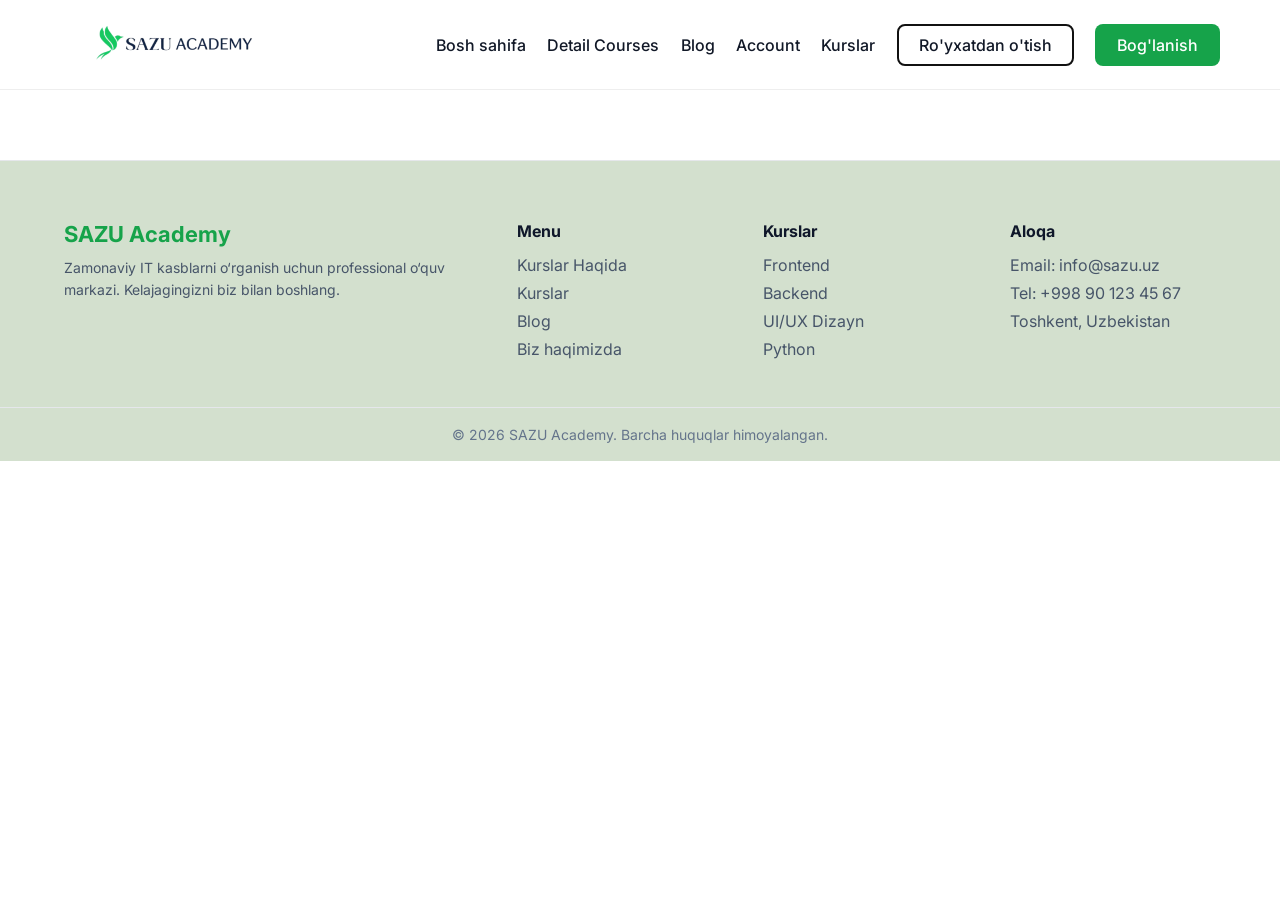
<file: pages/blog.html>
<!DOCTYPE html>
<html lang="en">
<head>
<meta charset="UTF-8">
<meta name="viewport" content="width=device-width, initial-scale=1.0">
<title>Sazu Academy</title>
<link rel="stylesheet" href="/sass/main.css">
<link href="https://fonts.googleapis.com/css2?family=Inter:wght@400;500;600;700;800&display=swap" rel="stylesheet">
<link href="https://fonts.googleapis.com/css2?family=Amatic+SC:wght@700&display=swap" rel="stylesheet">
</head>
<body>

<header class="header">
  <div class="container">

    <!-- LOGO -->
    <a href="/index.html" class="logo">
      <img src="/images/logos/sazu.png" alt="Sazu Academy Logo">
    </a>

    <!-- NAVIGATION -->
    <nav class="nav">

      <a href="/index.html">Bosh sahifa</a>
      <a href="/pages/detail.html">Detail Courses</a>
      <a href="/pages/blog.html">Blog</a>
      <a href="/pages/accaunt.html">Account</a>
      <a href="#">Kurslar</a>

      <a href="#" class="btn-outline">Ro'yxatdan o'tish</a>
      <a href="/pages/contact.html" class="btn-primary">Bog'lanish</a>

    </nav>

    <!-- MOBILE MENU -->
    <div class="menu-toggle">
      <span></span>
      <span></span>
      <span></span>
    </div>

  </div>
</header>

<div class="mobile-overlay"></div>



<main>

</main>


<footer class="footer">

  <div class="footer__container">

    <div class="footer__top">

      <div class="footer__about">
        <h2 class="footer__logo">SAZU Academy</h2>
        <p>
          Zamonaviy IT kasblarni o‘rganish uchun professional o‘quv markazi.
          Kelajagingizni biz bilan boshlang.
        </p>
      </div>

      <div class="footer__col">
        <h3>Menu</h3>
        <ul>
          <li><a href="/pages/detail.html">Kurslar Haqida</a></li>
          <li><a href="/pages/courses.html">Kurslar</a></li>
          <li><a href="/pages/blog.html">Blog</a></li>
          <li><a href="/pages/about.html">Biz haqimizda</a></li>
        </ul>
      </div>

      <div class="footer__col">
        <h3>Kurslar</h3>
        <ul>
          <li><a href="#">Frontend</a></li>
          <li><a href="#">Backend</a></li>
          <li><a href="#">UI/UX Dizayn</a></li>
          <li><a href="#">Python</a></li>
        </ul>
      </div>

      <div class="footer__col">
        <h3>Aloqa</h3>
        <ul class="contact">
          <li>Email: info@sazu.uz</li>
          <li>Tel: +998 90 123 45 67</li>
          <li>Toshkent, Uzbekistan</li>
        </ul>
      </div>

    </div>

  </div>

  <div class="footer__bottom">
    © 2026 SAZU Academy. Barcha huquqlar himoyalangan.
  </div>

</footer>


<script src="https://cdnjs.cloudflare.com/ajax/libs/gsap/3.12.2/gsap.min.js"></script>
<script src="/js/main.js"></script>
</body>
</html>
</file>
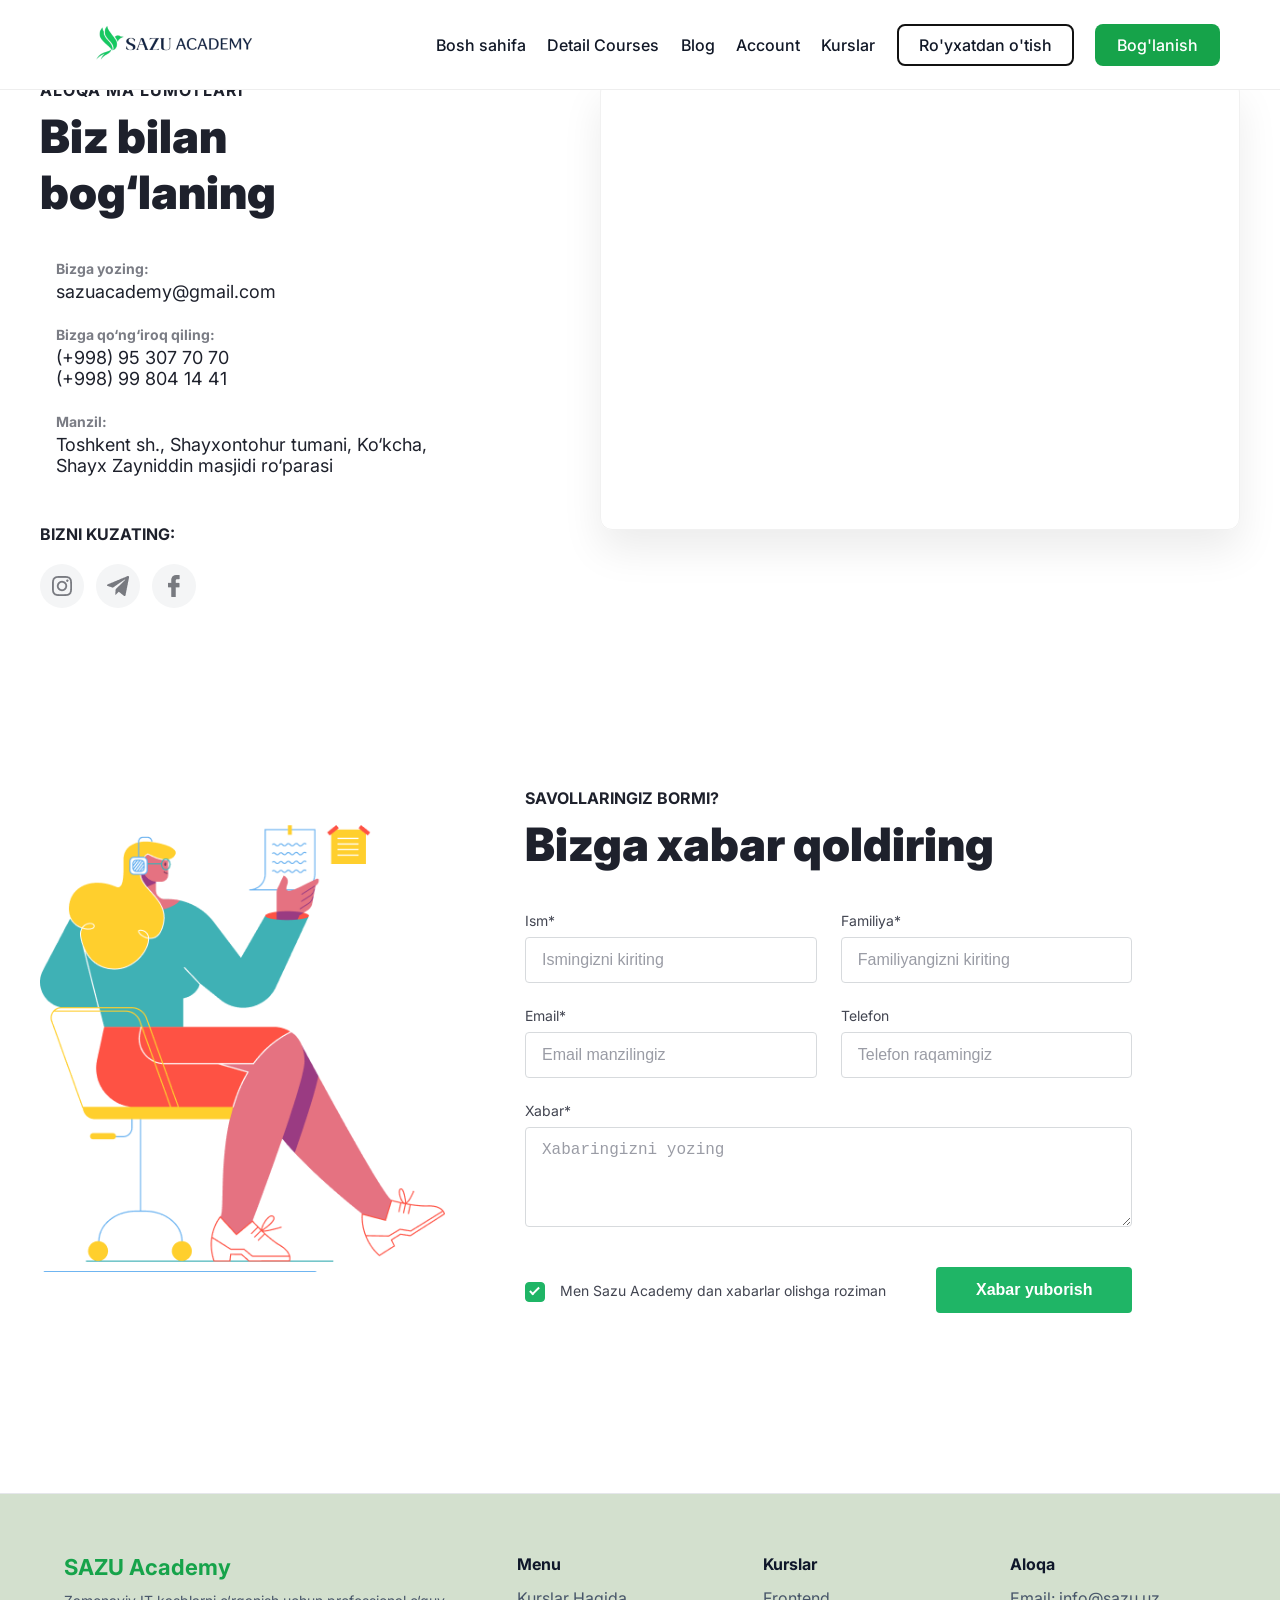
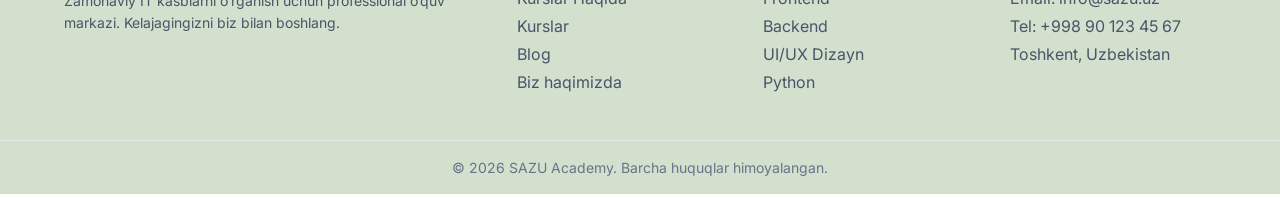
<file: pages/contact.html>
<!DOCTYPE html>
<html lang="uz">
<head>
<meta charset="UTF-8">
<meta name="viewport" content="width=device-width, initial-scale=1.0">
<title>Sazu Academy</title>
<link rel="stylesheet" href="/sass/main.css">
<link href="https://fonts.googleapis.com/css2?family=Inter:wght@400;500;600;700;800&display=swap" rel="stylesheet">
<link href="https://fonts.googleapis.com/css2?family=Amatic+SC:wght@700&display=swap" rel="stylesheet">
</head>
<body>

<header class="header">
  <div class="container">

    <!-- LOGO -->
    <a href="/index.html" class="logo">
      <img src="/images/logos/sazu.png" alt="Sazu Academy Logo">
    </a>

    <!-- NAVIGATION -->
    <nav class="nav">

      <a href="/index.html">Bosh sahifa</a>
      <a href="/pages/detail.html">Detail Courses</a>
      <a href="/pages/blog.html">Blog</a>
      <a href="/pages/accaunt.html">Account</a>
      <a href="#">Kurslar</a>

      <a href="#" class="btn-outline">Ro'yxatdan o'tish</a>
      <a href="/pages/contact.html" class="btn-primary">Bog'lanish</a>

    </nav>

    <!-- MOBILE MENU -->
    <div class="menu-toggle">
      <span></span>
      <span></span>
      <span></span>
    </div>

  </div>
</header>

<div class="mobile-overlay"></div>


<div class="mobile-overlay"></div>
<div class="search-overlay"></div>

<section class="contact-section">
  <div class="container">
    <div class="contact-wrapper">
      
      <div class="contact-info">
        <span class="contact-info__subtitle">ALOQA MA'LUMOTLARI</span>
        <h2 class="contact-info__title">Biz bilan bog‘laning</h2>
        
        <div class="contact-info__list">

          <div class="contact-item">
            <div class="contact-item__icon"><i class="far fa-envelope"></i></div>
            <div class="contact-item__content">
              <p>Bizga yozing:</p>
              <a href="mailto:hello@createx.com">sazuacademy@gmail.com</a>
            </div>
          </div>

          <div class="contact-item">
            <div class="contact-item__icon"><i class="fas fa-mobile-alt"></i></div>
            <div class="contact-item__content">
              <p class="call">Bizga qo‘ng‘iroq qiling:</p>
              <a href="tel:4055550128">(+998) 95 307 70 70</a>
              <div class="div">
                  <a href="tel:4055550128">(+998) 99 804 14 41</a>
              </div>
            </div>
          </div>

          <div class="contact-item">
            <div class="contact-item__icon"><i class="fas fa-map-marker-alt"></i></div>
            <div class="contact-item__content">
              <p>Manzil:</p>
              <span>Toshkent sh., Shayxontohur tumani, Ko‘kcha, Shayx Zayniddin masjidi ro‘parasi</span>
            </div>
          </div>

        </div>

        <div class="contact-socials">
          <p>BIZNI KUZATING:</p>
          <div class="social-links">
            <a href="https://www.instagram.com/sazuacademy?igsh=NGtqN2lmMmxmb3pn" class="inst"><img src="/images/logos/Vector.png" alt=""></a>
            <a href="https://t.me/sazuacademy" class="tg"><img src="/images/logos/Vector (1).png" alt=""></a>
            <a href="https://www.facebook.com/people/SazuAcademy/61567174056305/?locale=ga_IE#" class="fb"><img src="/images/logos/Vector (2).png" alt=""></a>
          </div>
        </div>
      </div>

      <div class="contact-map">
        <iframe src="https://www.google.com/maps/embed?pb=!1m14!1m12!1m3!1d749.0999941182469!2d69.2055229!3d41.32191510000001!2m3!1f0!2f0!3f0!3m2!1i1024!2i768!4f13.1!5e0!3m2!1suz!2sus!4v1772852474066!5m2!1suz!2sus" width="600" height="450" style="border:0;" allowfullscreen="" loading="lazy"></iframe>
      </div>

    </div>
  </div>
</section>

<section class="request-section">
  <div class="container">
    <div class="request-wrapper">
      
      <div class="request-image">
        <img src="/images/backgrounds/illustration.png" alt="Aloqa rasmi">
      </div>

      <div class="request-content">
        <span class="request-subtitle">SAVOLLARINGIZ BORMI?</span>
        <h2 class="request-title">Bizga xabar qoldiring</h2>

        <form action="#" class="contact-form">
          <div class="form-grid">

            <div class="form-group">
              <label for="first-name">Ism*</label>
              <input type="text" id="first-name" placeholder="Ismingizni kiriting" required>
            </div>

            <div class="form-group">
              <label for="last-name">Familiya*</label>
              <input type="text" id="last-name" placeholder="Familiyangizni kiriting" required>
            </div>

            <div class="form-group">
              <label for="email">Email*</label>
              <input type="email" id="email" placeholder="Email manzilingiz" required>
            </div>

            <div class="form-group">
              <label for="phone">Telefon</label>
              <input type="tel" id="phone" placeholder="Telefon raqamingiz">
            </div>

          </div>

          <div class="form-group full-width">
            <label for="message">Xabar*</label>
            <textarea id="message" rows="4" placeholder="Xabaringizni yozing" required></textarea>
          </div>

          <div class="form-footer">
            <label class="checkbox-container">
              <input type="checkbox" checked>
              <span class="checkmark"></span>
              Men Sazu Academy dan xabarlar olishga roziman
            </label>
            <button type="submit" class="btn-submit">Xabar yuborish</button>
          </div>

        </form>
      </div>

    </div>
  </div>
</section>

<footer class="footer">

  <div class="footer__container">

    <div class="footer__top">

      <div class="footer__about">
        <h2 class="footer__logo">SAZU Academy</h2>
        <p>
          Zamonaviy IT kasblarni o‘rganish uchun professional o‘quv markazi.
          Kelajagingizni biz bilan boshlang.
        </p>
      </div>

      <div class="footer__col">
        <h3>Menu</h3>
        <ul>
          <li><a href="/pages/detail.html">Kurslar Haqida</a></li>
          <li><a href="/pages/courses.html">Kurslar</a></li>
          <li><a href="/pages/blog.html">Blog</a></li>
          <li><a href="/pages/about.html">Biz haqimizda</a></li>
        </ul>
      </div>

      <div class="footer__col">
        <h3>Kurslar</h3>
        <ul>
          <li><a href="#">Frontend</a></li>
          <li><a href="#">Backend</a></li>
          <li><a href="#">UI/UX Dizayn</a></li>
          <li><a href="#">Python</a></li>
        </ul>
      </div>

      <div class="footer__col">
        <h3>Aloqa</h3>
        <ul class="contact">
          <li>Email: info@sazu.uz</li>
          <li>Tel: +998 90 123 45 67</li>
          <li>Toshkent, Uzbekistan</li>
        </ul>
      </div>

    </div>

  </div>

  <div class="footer__bottom">
    © 2026 SAZU Academy. Barcha huquqlar himoyalangan.
  </div>

</footer>

<script src="/js/main.js"></script>
</body>
</html>
</file>
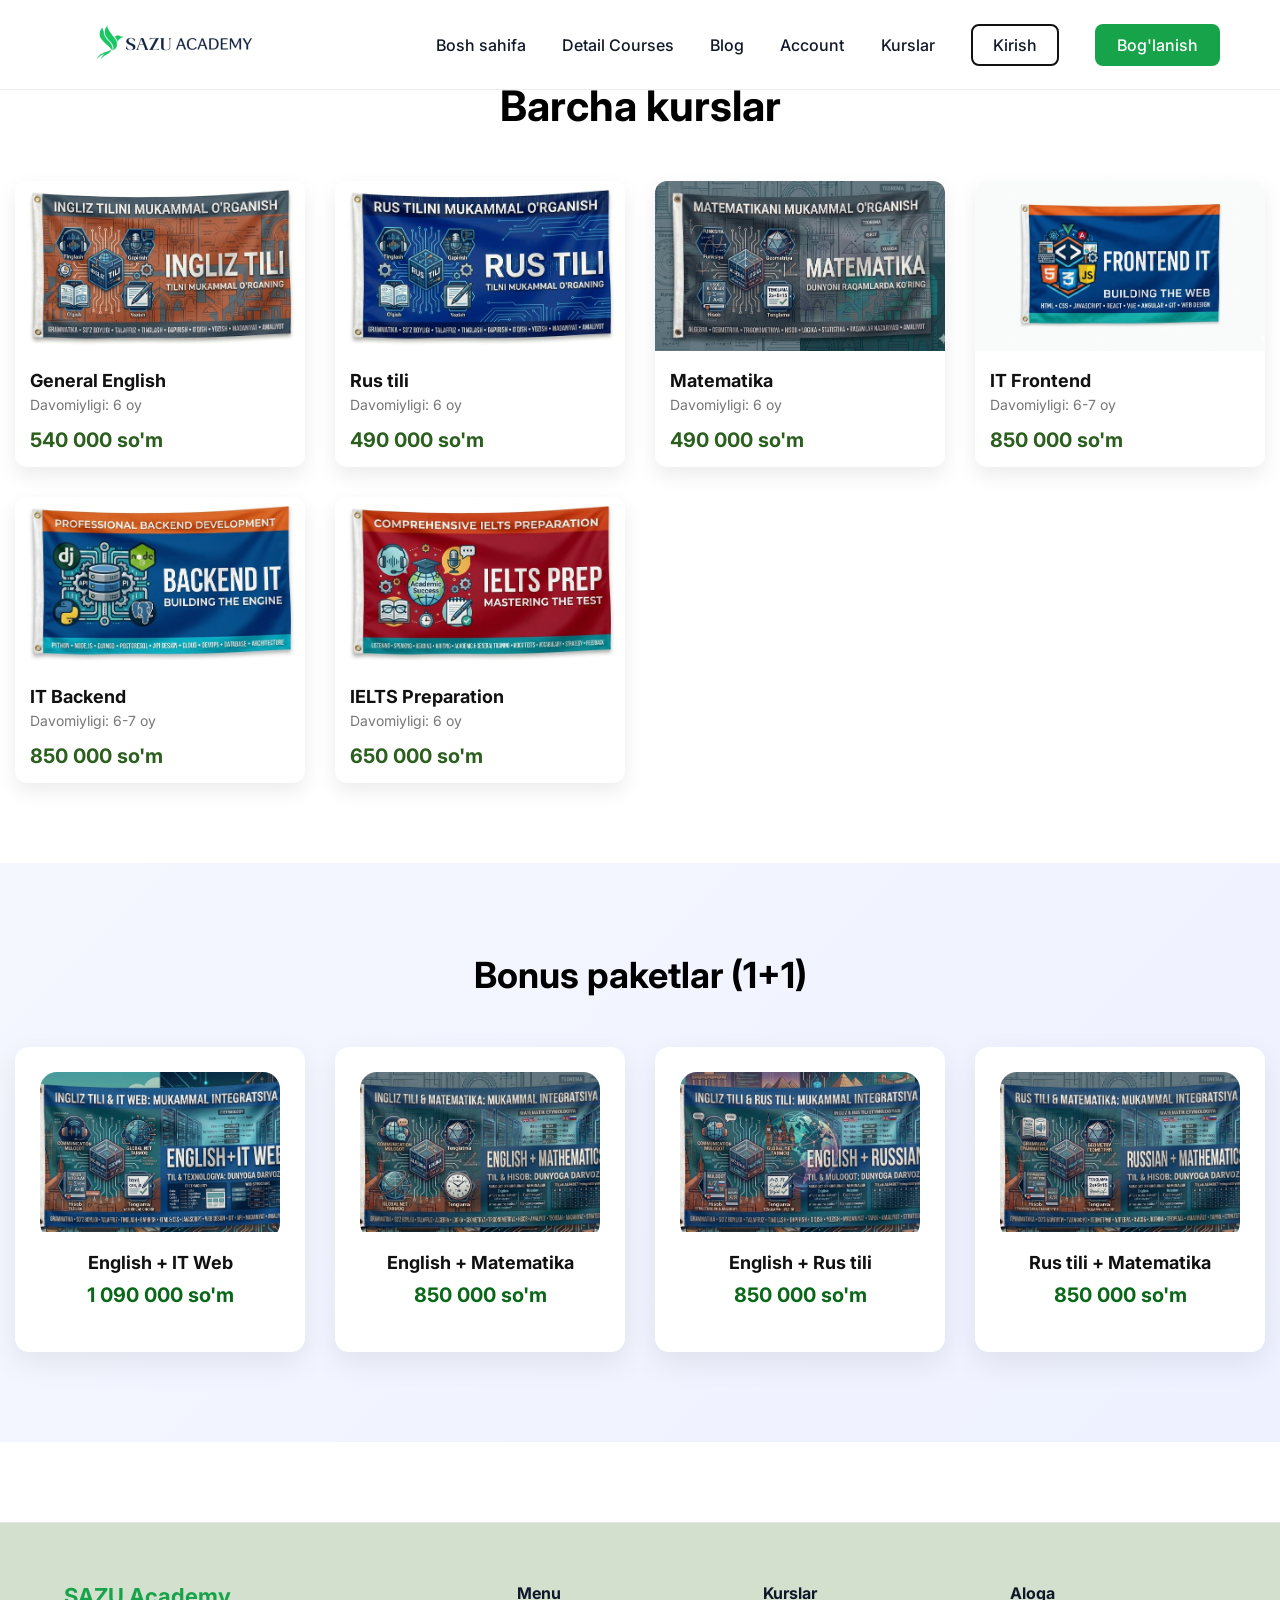
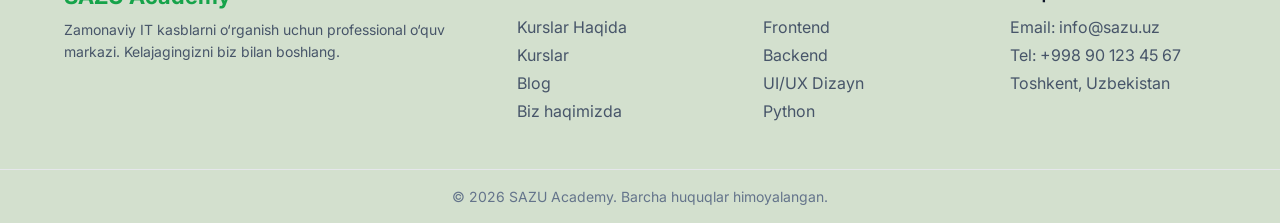
<file: pages/courses.html>
<!DOCTYPE html>
<html lang="en">
<head>
<meta charset="UTF-8">
<meta name="viewport" content="width=device-width, initial-scale=1.0">
<title>Sazu Academy</title>
<link rel="stylesheet" href="/sass/main.css">
<link href="https://fonts.googleapis.com/css2?family=Inter:wght@400;500;600;700;800&display=swap" rel="stylesheet">
<link href="https://fonts.googleapis.com/css2?family=Amatic+SC:wght@700&display=swap" rel="stylesheet">
</head>
<body>

<header class="header">
  <div class="container">

    <!-- LOGO -->
    <a href="/index.html" class="logo">
      <img src="/images/logos/sazu.png" alt="Sazu Academy Logo">
    </a>

    <!-- NAVIGATION -->
    <nav class="nav">

      <a href="/index.html">Bosh sahifa</a>
      <a href="/pages/detail.html">Detail Courses</a>
      <a href="/pages/blog.html">Blog</a>
      <a href="/pages/accaunt.html">Account</a>
      <a href="#">Kurslar</a>

      <a href="#" class="btn-outline">Kirish</a>
      <a href="/pages/contact.html" class="btn-primary">Bog'lanish</a>

    </nav>

    <!-- MOBILE MENU -->
    <div class="menu-toggle">
      <span></span>
      <span></span>
      <span></span>
    </div>

  </div>
</header>

<div class="mobile-overlay"></div>




<section class="courses-page">

<div class="container3">

<h1 class="page-title">Barcha kurslar</h1>

<div class="all-courses"></div>

</div>

</section>


<section class="bonus">

<div class="container3">

<h2 class="bonus-title">Bonus paketlar (1+1)</h2>

<div class="bonus-cards"></div>

</div>

</section>


<footer class="footer">

  <div class="footer__container">

    <div class="footer__top">

      <div class="footer__about">
        <h2 class="footer__logo">SAZU Academy</h2>
        <p>
          Zamonaviy IT kasblarni o‘rganish uchun professional o‘quv markazi.
          Kelajagingizni biz bilan boshlang.
        </p>
      </div>

      <div class="footer__col">
        <h3>Menu</h3>
        <ul>
          <li><a href="/pages/detail.html">Kurslar Haqida</a></li>
          <li><a href="/pages/courses.html">Kurslar</a></li>
          <li><a href="/pages/blog.html">Blog</a></li>
          <li><a href="/pages/about.html">Biz haqimizda</a></li>
        </ul>
      </div>

      <div class="footer__col">
        <h3>Kurslar</h3>
        <ul>
          <li><a href="#">Frontend</a></li>
          <li><a href="#">Backend</a></li>
          <li><a href="#">UI/UX Dizayn</a></li>
          <li><a href="#">Python</a></li>
        </ul>
      </div>

      <div class="footer__col">
        <h3>Aloqa</h3>
        <ul class="contact">
          <li>Email: info@sazu.uz</li>
          <li>Tel: +998 90 123 45 67</li>
          <li>Toshkent, Uzbekistan</li>
        </ul>
      </div>

    </div>

  </div>

  <div class="footer__bottom">
    © 2026 SAZU Academy. Barcha huquqlar himoyalangan.
  </div>

</footer>

<script src="/js/courses2.js"></script>

</body>
</html>
</file>
<file: sass/main.css>
/* Belglangan matnning orqa foni va harf rangini o'zgartirish */
::-moz-selection {
  background-color: #187445; /* Orqa fon rangi (masalan, neon aqua) */
  color: #ffffff; /* Matnning o'zi qaysi rangda bo'lishi */
}
::selection {
  background-color: #187445; /* Orqa fon rangi (masalan, neon aqua) */
  color: #ffffff; /* Matnning o'zi qaysi rangda bo'lishi */
}

/* Firefox brauzeri uchun (ba'zi eski versiyalarda kerak bo'ladi) */
::-moz-selection {
  background-color: #0f4f2e;
  color: #bbccb7;
}

/* =========================
RESET
========================= */
*,
*::before,
*::after {
  margin: 0;
  padding: 0;
  box-sizing: border-box;
}

body {
  font-family: "Inter", sans-serif;
  overflow-x: hidden;
}

/* =========================
CONTAINER
========================= */
.container {
  max-width: 1350px;
  margin: 0 auto;
  padding: 0 18px;
  height: 100%;
  display: flex;
  align-items: center;
  justify-content: space-between;
}

/* =========================
HEADER
========================= */
.header {
  height: 90px;
  display: flex;
  align-items: center;
  border-bottom: 1px solid #eee;
  background: #fff;
  width: 100%;
  background: #fff;
  padding: 18px 0;
  position: sticky;
  top: 0;
  z-index: 1000;
  transition: 0.3s;
}

/* =========================
LOGO
========================= */
.logo {
  display: flex;
  align-items: center;
  justify-content: space-between;
  padding-right: 150px;
}
.logo img {
  height: 171px;
  width: 100%;
  -o-object-fit: contain;
     object-fit: contain;
  transition: transform 0.3s ease;
}
.logo:hover img {
  transform: scale(1.05);
}

/* =========================
NAVIGATION
========================= */
.nav {
  display: flex;
  align-items: center;
  justify-content: space-between;
  width: 890px;
  gap: 20px;
}

.nav a {
  text-decoration: none;
  color: #111827;
  font-weight: 500;
  position: relative;
  transition: 0.3s;
}

/* underline animation */
.nav a::after {
  content: "";
  position: absolute;
  left: 0;
  bottom: -5px;
  width: 0;
  height: 2px;
  background: #16a34a;
  transition: 0.3s;
}

.nav a:hover {
  color: #16a34a;
}

.nav a:hover::after {
  width: 100%;
}

/* =========================
BUTTONS
========================= */
.btn-outline,
.btn-primary {
  padding: 9px 20px;
  border-radius: 8px;
  font-weight: 600;
  text-decoration: none;
  transition: 0.3s;
}

/* remove underline */
.btn-outline::after,
.btn-primary::after {
  display: none;
}

/* outline */
.btn-outline {
  border: 2px solid #111;
  color: #111;
}

.btn-outline:hover {
  background: #16a34a;
  border-color: #16a34a;
  color: #fff !important;
}

/* primary */
.btn-primary {
  background: #16a34a;
  color: #fff !important;
  border: 2px solid transparent;
}

.btn-primary:hover {
  background: #15803d;
  transform: translateY(-2px);
}

/* =========================
MENU TOGGLE
========================= */
.menu-toggle {
  display: none;
  flex-direction: column;
  gap: 6px;
  cursor: pointer;
  z-index: 2000;
}

.menu-toggle span {
  width: 28px;
  height: 3px;
  background: #111;
  transition: 0.35s;
}

/* hamburger animation */
.menu-toggle.active span:nth-child(1) {
  transform: rotate(45deg) translate(5px, 5px);
}

.menu-toggle.active span:nth-child(2) {
  opacity: 0;
}

.menu-toggle.active span:nth-child(3) {
  transform: rotate(-45deg) translate(6px, -6px);
}

/* =========================
OVERLAY
========================= */
.mobile-overlay {
  position: fixed;
  inset: 0;
  opacity: 0;
  pointer-events: none;
  transition: 0.35s;
  z-index: 900;
}

.mobile-overlay.active {
  opacity: 1;
}

/* =========================
MOBILE MENU
========================= */
@media (max-width: 992px) {
  .menu-toggle {
    display: flex;
  }
  .nav {
    position: fixed;
    top: 0;
    right: 0;
    height: 100vh;
    width: 320px;
    background: #fff;
    flex-direction: column;
    align-items: center;
    justify-content: center;
    gap: 30px;
    padding: 40px;
    transform: translateX(100%);
    transition: transform 0.45s cubic-bezier(0.77, 0, 0.18, 1);
    box-shadow: -20px 0 60px rgba(0, 0, 0, 0.15);
    z-index: 1000;
  }
  .nav.active {
    transform: translateX(0);
  }
  .nav a {
    font-size: 20px;
    font-weight: 600;
  }
  /* buttons mobile */
  .btn-outline,
  .btn-primary {
    width: 200px;
    text-align: center;
    font-size: 18px;
  }
}
/* =========================
SMALL MOBILE
========================= */
@media (max-width: 500px) {
  .nav {
    width: 100%;
  }
}
.hero-main {
  padding-top: 100px;
}

.footer {
  background: #d3e0ce;
  border-top: 1px solid #e5e7eb;
  margin-top: 80px;
}
.footer__container {
  width: 90%;
  max-width: 1200px;
  margin: auto;
  padding: 60px 0 40px;
}
.footer__top {
  display: grid;
  grid-template-columns: 2fr 1fr 1fr 1fr;
  gap: 40px;
}
.footer__logo {
  color: #16a34a;
  font-size: 22px;
  margin-bottom: 10px;
}
.footer p {
  color: #475569;
  line-height: 1.6;
  font-size: 14px;
}
.footer h3 {
  margin-bottom: 14px;
  font-size: 16px;
  color: #0f172a;
}
.footer ul {
  list-style: none;
  padding: 0;
}
.footer li {
  margin-bottom: 8px;
}
.footer a {
  text-decoration: none;
  color: #475569;
  position: relative;
  transition: 0.3s;
}
.footer a::after {
  content: "";
  position: absolute;
  left: 0;
  bottom: -3px;
  width: 0%;
  height: 2px;
  background: #16a34a;
  transition: 0.3s;
}
.footer a:hover {
  color: #16a34a;
}
.footer a:hover::after {
  width: 100%;
}
.footer .contact li {
  color: #475569;
}
.footer__bottom {
  text-align: center;
  padding: 18px;
  font-size: 14px;
  border-top: 1px solid #e5e7eb;
  color: #64748b;
}

@media (max-width: 900px) {
  .footer__top {
    grid-template-columns: 1fr 1fr;
    gap: 30px;
  }
}
/* MOBILE SUPER DESIGN */
@media (max-width: 600px) {
  .footer__container {
    padding: 40px 0;
  }
  .footer__top {
    grid-template-columns: 1fr;
    gap: 25px;
  }
  .footer__about {
    text-align: center;
  }
  .footer__logo {
    font-size: 24px;
  }
  .footer__col h3 {
    font-size: 17px;
    margin-bottom: 10px;
  }
  .footer__col ul {
    display: grid;
    grid-template-columns: 1fr 1fr;
    gap: 6px;
  }
  .contact {
    grid-template-columns: 1fr !important;
  }
}
.blog-section {
  padding: 80px 0;
  background-color: #F4F8FB;
  font-family: "Poppins", sans-serif;
}
.blog-section .container {
  max-width: 1200px;
  margin: 0 auto;
  padding: 0 20px;
}
.blog-section .section-title {
  font-size: 2.8rem;
  color: #07294D;
  margin-bottom: 55px;
  font-weight: 800;
  text-transform: capitalize;
  position: relative;
  display: inline-block;
}
.blog-section .section-title::after {
  content: "";
  position: absolute;
  left: 0;
  bottom: -10px;
  width: 60px;
  height: 4px;
  background-color: #043213;
  border-radius: 2px;
}

.blog-grid {
  display: grid;
  grid-template-columns: repeat(auto-fit, minmax(320px, 1fr));
  gap: 35px;
}

.blog-card {
  background: #ffffff;
  border-radius: 20px;
  overflow: hidden;
  transition: all 0.5s cubic-bezier(0.23, 1, 0.32, 1);
  box-shadow: 0 10px 40px rgba(7, 41, 77, 0.04);
  cursor: pointer;
  border: 1px solid rgba(7, 41, 77, 0.03);
}
.blog-card:hover {
  transform: translateY(-18px);
  box-shadow: 0 25px 60px rgba(4, 50, 19, 0.15);
  border-color: rgba(4, 50, 19, 0.1);
}
.blog-card:hover .card-image::after {
  opacity: 1;
}
.blog-card:hover .read-more {
  color: #07294D;
}
.blog-card:hover .read-more::after {
  width: 100%;
}
.blog-card .card-image {
  height: 220px;
  background: #e0e0e0;
  position: relative;
}
.blog-card .card-image::after {
  content: "Batafsil";
  position: absolute;
  inset: 0;
  background: rgba(4, 50, 19, 0.8);
  display: flex;
  align-items: center;
  justify-content: center;
  color: white;
  font-weight: 700;
  font-size: 1.1rem;
  opacity: 0;
  transition: 0.4s;
  backdrop-filter: blur(2px);
}
.blog-card .card-content {
  padding: 30px;
}
.blog-card .card-content .card-meta {
  font-size: 0.85rem;
  color: #555555;
  margin-bottom: 15px;
  display: flex;
  align-items: center;
  gap: 12px;
  font-weight: 500;
}
.blog-card .card-content .card-meta span:nth-child(2) {
  color: #043213;
  font-size: 1.2rem;
}
.blog-card .card-content .card-title {
  font-size: 1.4rem;
  color: #07294D;
  margin-bottom: 18px;
  line-height: 1.4;
  font-weight: 700;
  transition: 0.3s;
}
.blog-card .card-content .card-text {
  color: #555555;
  font-size: 1rem;
  line-height: 1.7;
  margin-bottom: 25px;
}
.blog-card .card-content .read-more {
  color: #043213;
  text-decoration: none;
  font-weight: 700;
  font-size: 1rem;
  display: inline-block;
  transition: 0.3s;
  position: relative;
}
.blog-card .card-content .read-more::after {
  content: "";
  position: absolute;
  left: 0;
  bottom: -4px;
  width: 40px;
  height: 2px;
  background-color: #FFCE00;
  transition: 0.3s;
}

@media (max-width: 768px) {
  .blog-section {
    padding: 50px 0;
  }
  .blog-section .section-title {
    text-align: center;
    font-size: 2.2rem;
    width: 100%;
  }
  .blog-section .section-title::after {
    left: 50%;
    transform: translateX(-50%);
  }
  .blog-grid {
    gap: 25px;
  }
  .blog-card {
    border-radius: 15px;
  }
  .blog-card .card-content {
    padding: 20px;
  }
}
.container1 .courses__header {
  display: flex;
  justify-content: space-between;
  align-items: center;
  margin-bottom: 40px;
}
.container1 .courses__title {
  font-size: 42px;
  font-weight: 800;
  color: #0f5132;
  line-height: 1.2;
}
.container1 .courses__buttons {
  display: flex;
  gap: 15px;
}
.container1 .courses__btn {
  width: 55px;
  height: 55px;
  border: none;
  border-radius: 50%;
  background: #0f7a63;
  color: white;
  font-size: 26px;
  cursor: pointer;
  z-index: 50;
  position: relative;
}
.container1 .courses__btn:hover {
  background: #0c5f4d;
}
.container1 .courses__carousel {
  overflow: hidden;
}
.container1 .courses__track {
  display: flex;
  gap: 25px;
  transition: transform 0.5s ease;
}
.container1 .course-card {
  min-width: 280px;
  background: white;
  border-radius: 20px;
  overflow: hidden;
  box-shadow: 0 10px 30px rgba(0, 0, 0, 0.1);
}
.container1 .course-card img {
  width: 100%;
  height: 180px;
  -o-object-fit: cover;
     object-fit: cover;
}
.container1 .course-card__content {
  padding: 20px;
}
.container1 .course-card__tag {
  background: #0f7a63;
  color: white;
  padding: 6px 14px;
  border-radius: 20px;
  font-size: 14px;
}
.container1 .course-card h3 {
  margin: 15px 0 5px;
  font-size: 20px;
  color: #083d31;
}
.container1 .course-card p {
  color: #0f7a63;
  margin-bottom: 10px;
}
.container1 .course-card__price .old {
  text-decoration: line-through;
  color: #999;
  margin-right: 10px;
}
.container1 .course-card__price .new {
  color: #0f7a63;
  font-weight: 700;
  font-size: 20px;
}

@media (max-width: 992px) {
  .course-card {
    min-width: 240px;
  }
}
@media (max-width: 600px) {
  .courses__title {
    font-size: 30px !important;
  }
  .course-card {
    min-width: 85%;
  }
}
.sazu-hero {
  min-height: 100vh;
  padding: 15px;
  display: flex;
  align-items: center;
}
.sazu-hero .sazu-wrapper {
  width: 100%;
  background: radial-gradient(circle at top right, #02432d, #013220);
  border-radius: 35px;
  padding: 40px 20px;
  overflow: hidden;
}
.sazu-hero .sazu-container {
  display: flex;
  flex-direction: column;
  gap: 130px;
  text-align: center;
}
.sazu-hero .sazu-title {
  font-size: 39px;
  color: #ffffff;
  line-height: 1.2;
  margin-bottom: 20px;
}
.sazu-hero .sazu-title .red {
  color: #ff3e3e;
}
.sazu-hero .sazu-title .gold {
  color: #d4af37;
}
.sazu-hero .sazu-title {
  max-width: 514px;
}
.sazu-hero p {
  color: rgba(255, 255, 255, 0.8);
  font-size: 15px;
  max-width: 614px;
  line-height: 1.9;
  color: #ffffff;
  line-height: 1.7;
  margin-bottom: 20px;
}
.sazu-hero p .red {
  color: #ff3e3e;
}
.sazu-hero p .gold {
  color: #d4af37;
}
.sazu-hero p {
  padding: 30px 0px;
}
.sazu-hero .sazu-search-box {
  display: flex;
  background: #ffffff;
  border-radius: 30px;
  padding: 5px;
  width: 100%;
  max-width: 450px;
  margin: 0 auto 30px;
  box-shadow: 0 8px 20px rgba(0, 0, 0, 0.2);
}
.sazu-hero .sazu-search-box input {
  flex: 1;
  border: none;
  outline: none;
  padding: 12px 15px;
  font-size: 14px;
  width: 50%;
  border-radius: 100px;
}
.sazu-hero .sazu-search-box .sazu-search-btn {
  background: linear-gradient(90deg, #3e7a2c, #28371c);
  color: #ffffff;
  border: none;
  padding: 12px 25px;
  border-radius: 100px;
  font-weight: 700;
  font-size: 14px;
  cursor: pointer;
  white-space: nowrap;
}
.sazu-hero .sazu-stats {
  display: flex;
  justify-content: center;
  flex-wrap: wrap;
  gap: 15px;
  color: rgba(255, 255, 255, 0.9);
  font-size: 12px;
}
.sazu-hero .sazu-stats .stat i {
  color: #d4af37;
  margin-right: 5px;
}
.sazu-hero .sazu-visual {
  flex: 1;
  display: flex;
  justify-content: center;
  align-items: center;
}
.sazu-hero .sazu-visual .sazu-image-holder {
  width: 1050px;
  height: 490px;
  background-size: cover;
  background-position: center;
  border-radius: 30px;
  position: relative;
}
@media (max-width: 992px) {
  .sazu-hero .sazu-visual .sazu-image-holder {
    width: 90%;
    height: 350px;
  }
}
@media (max-width: 480px) {
  .sazu-hero .sazu-visual .sazu-image-holder {
    height: 300px;
  }
}
.sazu-hero .floating-box {
  position: absolute;
  width: 50px;
  height: 50px;
  background: #ffffff;
  border-radius: 12px;
  display: flex;
  align-items: center;
  justify-content: center;
  font-size: 20px;
  box-shadow: 0 10px 20px rgba(0, 0, 0, 0.2);
  z-index: 5;
}
.sazu-hero .floating-box.bell {
  top: 10%;
  left: -15px;
  color: #4facfe;
}
.sazu-hero .floating-box.heart {
  bottom: 20%;
  left: -10px;
  color: #013220;
}
.sazu-hero .floating-box.check {
  top: 40%;
  right: -15px;
  color: #ffffff;
  background: #ff0066;
}
.sazu-hero .review-card {
  position: absolute;
  bottom: 15px;
  right: 10px;
  background: #ffffff;
  padding: 10px 15px;
  border-radius: 15px;
  box-shadow: 0 10px 20px rgba(0, 0, 0, 0.2);
}
.sazu-hero .review-card h4 {
  margin: 0;
  font-size: 16px;
  color: #013220;
}
.sazu-hero .review-card span {
  font-size: 10px;
  color: #666;
}
.sazu-hero .review-card .stars {
  color: #f39c12;
  font-size: 10px;
}
@media (min-width: 992px) {
  .sazu-hero .sazu-container {
    flex-direction: row;
    text-align: left;
    padding: 40px;
  }
  .sazu-hero .sazu-title {
    font-size: 60px;
  }
  .sazu-hero .sazu-search-box {
    margin-left: 0;
  }
  .sazu-hero .sazu-stats {
    justify-content: flex-start;
  }
  .sazu-hero .sazu-image-holder {
    max-width: 400px;
    height: 480px;
  }
}

main {
  padding: 40px 0px;
}

.main-cards {
  display: grid;
  grid-template-columns: repeat(auto-fill, minmax(250px, 1fr));
  gap: 30px;
  padding: 20px;
}

.container3 {
  max-width: 1300px;
  margin-left: auto;
  margin-right: auto;
  padding-left: 15px;
  padding-right: 15px;
}

.card {
  background: #fff;
  border-radius: 10px;
  overflow: hidden;
  box-shadow: 0 4px 15px rgba(0, 0, 0, 0.05);
  transition: 0.3s;
}

.card:hover {
  transform: translateY(-10px);
  box-shadow: 0 10px 25px rgba(0, 0, 0, 0.1);
}

.card-image {
  position: relative;
  height: 180px;
}

.card-image img {
  width: 100%;
  height: 100%;
  -o-object-fit: cover;
     object-fit: cover;
}

.badge {
  position: absolute;
  bottom: -10px;
  left: 50%;
  transform: translateX(-50%);
  background: #1902c7;
  color: white;
  padding: 5px 15px;
  border-radius: 5px;
  font-size: 12px;
}

.card-body {
  padding: 25px 15px 15px;
  text-align: left;
}

.card-body h3 {
  font-size: 16px;
  margin-bottom: 5px;
  color: #1f2937;
}

.author {
  color: #ff006e;
  font-size: 12px;
  font-weight: bold;
  margin-bottom: 10px;
}

.price-section {
  margin-top: 10px;
}

.old-price {
  text-decoration: line-through;
  color: #9ca3af;
  font-size: 14px;
  margin-right: 10px;
}

.current-price {
  font-size: 20px;
  font-weight: bold;
  color: #111827;
}

.courses {
  padding: 70px 0px;
}

.our {
  font-size: 50px !important;
  color: black;
  text-align: center;
  margin-bottom: 40px;
}

.details-btn {
  display: inline-block;
  margin-top: 12px;
  background: #0f4f2e;
  color: white;
  padding: 8px 15px;
  border-radius: 6px;
  font-size: 14px;
  text-decoration: none;
}

.details-btn:hover {
  background: #1e6006;
  transition: all 0.6s;
}

@media (max-width: 768px) {
  .our {
    font-size: 30px !important;
  }
  .courses {
    padding: 50px 0px;
  }
}
.container {
  max-width: 1200px;
  margin: auto;
  padding: 0 20px;
}

.courses-page {
  padding: 80px 0;
}
.courses-page .page-title {
  text-align: center;
  font-size: 42px;
  margin-bottom: 50px;
  font-weight: 700;
}
.courses-page .all-courses {
  display: grid;
  grid-template-columns: repeat(auto-fit, minmax(260px, 1fr));
  gap: 30px;
}
.courses-page .course-card {
  background: #fff;
  border-radius: 12px;
  overflow: hidden;
  box-shadow: 0 8px 20px rgba(0, 0, 0, 0.08);
  transition: all 0.35s ease;
  cursor: pointer;
}
.courses-page .course-card:hover {
  transform: translateY(-10px);
  box-shadow: 0 15px 35px rgba(0, 0, 0, 0.15);
}
.courses-page .course-card img {
  width: 100%;
  height: 170px;
  -o-object-fit: cover;
     object-fit: cover;
}
.courses-page .course-card h3 {
  font-size: 18px;
  margin: 15px 15px 5px;
  color: #111;
}
.courses-page .course-card p {
  margin: 0 15px;
  font-size: 14px;
  color: #777;
}
.courses-page .course-card .course-price {
  margin: 15px;
  font-size: 20px;
  font-weight: 700;
  color: #2a5f1e;
}

.bonus {
  background: #f5f6ff;
  padding: 70px 0;
}
.bonus .bonus-title {
  text-align: center;
  font-size: 34px;
  margin-bottom: 40px;
  font-weight: 700;
}
.bonus .bonus-cards {
  display: grid;
  grid-template-columns: repeat(auto-fit, minmax(220px, 1fr));
  gap: 25px;
}
.bonus .bonus-card {
  background: white;
  padding: 25px;
  border-radius: 10px;
  text-align: center;
  box-shadow: 0 5px 15px rgba(0, 0, 0, 0.08);
  transition: 0.3s;
}
.bonus .bonus-card:hover {
  transform: translateY(-6px);
  box-shadow: 0 10px 25px rgba(0, 0, 0, 0.15);
}
.bonus .bonus-card h3 {
  font-size: 16px;
  margin-bottom: 10px;
}
.bonus .bonus-card span {
  font-size: 18px;
  font-weight: 700;
  color: #4f723b;
}

@media (max-width: 768px) {
  .courses-page .page-title {
    font-size: 30px;
  }
  .bonus .bonus-title {
    font-size: 26px;
  }
}
.course-card {
  opacity: 0;
  transform: translateY(40px);
  animation: cardFade 0.6s forwards;
}

@keyframes cardFade {
  to {
    opacity: 1;
    transform: translateY(0);
  }
}
.bonus {
  padding: 90px 0;
  background: linear-gradient(135deg, #f5f7ff, #eef1ff);
}
.bonus .bonus-title {
  text-align: center;
  font-size: 36px;
  margin-bottom: 50px;
  font-weight: 700;
}
.bonus .bonus-cards {
  display: grid;
  grid-template-columns: repeat(auto-fit, minmax(250px, 1fr));
  gap: 30px;
}
.bonus .bonus-card {
  background: #fff;
  border-radius: 14px;
  overflow: hidden;
  box-shadow: 0 10px 30px rgba(0, 0, 0, 0.08);
  transition: 0.35s;
  cursor: pointer;
  position: relative;
}
.bonus .bonus-card:hover {
  transform: translateY(-12px);
  box-shadow: 0 20px 45px rgba(0, 0, 0, 0.15);
}
.bonus .bonus-card .bonus-img {
  height: 160px;
  overflow: hidden;
}
.bonus .bonus-card .bonus-img img {
  width: 100%;
  height: 105%;
  -o-object-fit: cover;
     object-fit: cover;
  transition: 0.4s;
  border-radius: 17px;
}
.bonus .bonus-card .bonus-body {
  padding: 20px;
  text-align: center;
}
.bonus .bonus-card .bonus-body h3 {
  font-size: 18px;
  margin-bottom: 10px;
  color: #111;
}
.bonus .bonus-card .bonus-body .bonus-price {
  font-size: 20px;
  font-weight: 700;
  color: #086818;
}

@media (max-width: 768px) {
  .bonus .bonus-title {
    font-size: 26px;
  }
  .bonus .bonus-card .bonus-img {
    height: 140px;
  }
}
.categories {
  padding: 70px 0;
  background-color: #f9f9f9;
  font-family: "Inter", sans-serif;
}
.categories .container {
  width: 100%;
  max-width: 1200px;
  margin: 0 auto;
  padding: 0 12px;
  box-sizing: border-box;
}
.categories .section-title {
  font-size: clamp(24px, 5vw, 42px);
  color: #0d1b3e;
  margin-bottom: 25px;
  font-weight: 700;
  text-align: center;
}
.categories .categories-grid {
  display: grid;
  width: 100%;
  grid-template-columns: repeat(4, 1fr);
  gap: 15px;
}
@media (max-width: 992px) {
  .categories .categories-grid {
    grid-template-columns: repeat(3, 1fr);
  }
}
@media (max-width: 768px) {
  .categories .categories-grid {
    grid-template-columns: repeat(2, 1fr);
    gap: 10px;
  }
}
@media (max-width: 280px) {
  .categories .categories-grid {
    grid-template-columns: 1fr;
  }
}

.category-card {
  position: relative;
  width: 100%;
  aspect-ratio: 1/1.2;
  border-radius: 12px;
  overflow: hidden;
  cursor: pointer;
  background: #e0e0e0;
  transition: all 0.4s cubic-bezier(0.25, 0.46, 0.45, 0.94);
  box-shadow: 0 4px 10px rgba(0, 0, 0, 0.05);
}
.category-card .img-wrapper {
  width: 100%;
  height: 100%;
}
.category-card .img-wrapper img {
  width: 100%;
  height: 100%;
  -o-object-fit: cover;
     object-fit: cover;
}
.category-card::after {
  content: "";
  position: absolute;
  inset: 0;
  background: linear-gradient(to top, rgba(0, 0, 0, 0.9) 0%, rgba(0, 0, 0, 0.4) 40%, transparent 70%);
  z-index: 1;
  transition: opacity 0.3s;
}
.category-card .card-content {
  position: absolute;
  bottom: 15px;
  left: 0;
  width: 100%;
  z-index: 2;
  text-align: center;
  padding: 0 10px;
  box-sizing: border-box;
}
.category-card .card-content h3 {
  color: #ffffff;
  margin: 0;
  font-weight: 600;
  font-size: clamp(0.85rem, 2.5vw, 1.1rem);
  text-shadow: 0 2px 4px rgba(0, 0, 0, 0.3);
  transition: transform 0.4s ease;
}
.category-card:hover {
  transform: translateY(-8px);
  transition: all 0.6s;
  box-shadow: 0 12px 25px rgba(0, 0, 0, 0.2);
}
.category-card:hover .img-wrapper img {
  transition: all 0.6s;
  transform: scale(1.1);
}
.category-card:hover .card-content h3 {
  transform: translateY(-5px);
}
.category-card:hover::after {
  opacity: 0.9;
}
.category-card:active {
  transform: scale(0.95);
}

.stats-section {
  padding: 80px 0;
  background-color: #f8f9fa;
  font-family: "Poppins", sans-serif;
}
.stats-section .container {
  max-width: 1200px;
  margin: 0 auto;
  padding: 0 20px;
}

.stats-grid {
  display: grid;
  grid-template-columns: repeat(auto-fit, minmax(250px, 1fr));
  gap: 30px;
  text-align: center;
}

.stat-card {
  background: #ffffff;
  padding: 40px 20px;
  border-radius: 20px;
  box-shadow: 0 10px 30px rgba(0, 0, 0, 0.05);
  transition: all 0.4s cubic-bezier(0.175, 0.885, 0.32, 1.275);
  position: relative;
  overflow: hidden;
  border-bottom: 4px solid transparent;
}
.stat-card:hover {
  transform: translateY(-15px);
  border-bottom-color: #28a745;
  box-shadow: 0 20px 40px rgba(40, 167, 69, 0.2);
}
.stat-card:hover .icon-wrapper {
  background: #28a745;
  color: #ffffff;
  transform: rotateY(360deg);
}
.stat-card .icon-wrapper {
  width: 70px;
  height: 70px;
  background: rgba(40, 167, 69, 0.1);
  color: #28a745;
  border-radius: 50%;
  display: flex;
  align-items: center;
  justify-content: center;
  margin: 0 auto 20px;
  font-size: 30px;
  transition: all 0.4s cubic-bezier(0.175, 0.885, 0.32, 1.275);
}
.stat-card .stat-number {
  font-size: 2.5rem;
  font-weight: 800;
  color: #0a1d37;
  margin-bottom: 10px;
}
.stat-card .stat-number::after {
  content: "+";
  color: #28a745;
}
.stat-card .stat-label {
  font-size: 1.1rem;
  color: #666;
  font-weight: 500;
}

@media (max-width: 768px) {
  .stats-section {
    padding: 50px 0;
  }
  .stat-number {
    font-size: 2rem;
  }
}
.mentor-section {
  padding: 100px 0;
  background-color: #fcfcfc;
  overflow: hidden;
  font-family: "Poppins", sans-serif;
}
.mentor-section .container {
  max-width: 1200px;
  margin: 0 auto;
  padding: 0 20px;
}

.mentor-wrapper {
  display: flex;
  align-items: center;
  gap: 60px;
}
@media (max-width: 992px) {
  .mentor-wrapper {
    flex-direction: column;
    text-align: center;
  }
}

.mentor-image {
  flex: 1;
  position: relative;
}
.mentor-image .image-bg-shape {
  position: absolute;
  width: 100%;
  height: 100%;
  background: rgba(40, 167, 69, 0.1);
  border-radius: 30px;
  top: 20px;
  left: -20px;
  z-index: 1;
  transition: all 0.5s cubic-bezier(0.175, 0.885, 0.32, 1.275);
}
.mentor-image img {
  width: 100%;
  max-width: 550px;
  height: auto;
  border-radius: 30px;
  position: relative;
  z-index: 2;
  box-shadow: 0 20px 40px rgba(0, 0, 0, 0.1);
  transition: all 0.5s cubic-bezier(0.175, 0.885, 0.32, 1.275);
}
.mentor-image:hover img {
  transform: scale(1.02) rotate(-2deg);
  box-shadow: 0 30px 60px rgba(40, 167, 69, 0.2);
}
.mentor-image:hover .image-bg-shape {
  transform: translate(10px, -10px);
  background: rgba(40, 167, 69, 0.2);
}

.mentor-content {
  flex: 1;
}
.mentor-content .mentor-title {
  font-size: 3rem;
  font-weight: 800;
  color: #0a1d37;
  margin-bottom: 25px;
}
.mentor-content .mentor-title span {
  color: #28a745;
}
@media (max-width: 576px) {
  .mentor-content .mentor-title {
    font-size: 2.2rem;
  }
}
.mentor-content .text-group p {
  font-size: 1.1rem;
  color: #666;
  line-height: 1.8;
  margin-bottom: 20px;
}

.btn-start {
  display: inline-flex;
  align-items: center;
  background: #247127;
  color: #ffffff;
  padding: 18px 45px;
  border-radius: 12px;
  font-weight: 600;
  text-decoration: none;
  font-size: 1.1rem;
  transition: all 0.3s ease;
  position: relative;
  overflow: hidden;
  box-shadow: 0 10px 20px rgba(36, 113, 39, 0.3);
}
.btn-start span {
  z-index: 2;
}
.btn-start i {
  margin-left: 10px;
  transition: transform 0.3s ease;
}
.btn-start::before {
  content: "";
  position: absolute;
  top: 0;
  left: -100%;
  width: 100%;
  height: 100%;
  background: linear-gradient(90deg, transparent, rgba(255, 255, 255, 0.2), transparent);
  transition: 0.5s;
}
.btn-start:hover {
  background: rgb(29.8389261745, 93.6610738255, 32.3255033557);
  transform: translateY(-5px);
  box-shadow: 0 15px 30px rgba(36, 113, 39, 0.5);
}
.btn-start:hover::before {
  left: 100%;
}
.btn-start:hover i {
  transform: translateX(5px);
}
.btn-start {
  animation: pulse 2s infinite;
}

@keyframes pulse {
  0% {
    box-shadow: 0 0 0 0 rgba(36, 113, 39, 0.4);
  }
  70% {
    box-shadow: 0 0 0 15px rgba(36, 113, 39, 0);
  }
  100% {
    box-shadow: 0 0 0 0 rgba(36, 113, 39, 0);
  }
}
.testimonial-section {
  padding: 80px 0;
  background-color: #fff;
  overflow: hidden;
}
.testimonial-section .testimonial-slider {
  position: relative;
  max-width: 1000px;
  margin: 0 auto;
}
.testimonial-section .testimonial-slider .testimonial-item {
  display: none;
  animation: fadeIn 0.8s ease;
}
.testimonial-section .testimonial-slider .testimonial-item.active {
  display: block;
}
.testimonial-section .testimonial-slider .testimonial-item .testimonial-grid {
  display: grid;
  grid-template-columns: 1fr 1.5fr;
  gap: 50px;
  align-items: center;
}
@media (max-width: 768px) {
  .testimonial-section .testimonial-slider .testimonial-item .testimonial-grid {
    grid-template-columns: 1fr;
    text-align: center;
  }
}
.testimonial-section .testimonial-slider .testimonial-item .testimonial-grid .image-area {
  position: relative;
}
.testimonial-section .testimonial-slider .testimonial-item .testimonial-grid .image-area .pattern-box {
  position: absolute;
  bottom: -20px;
  left: -20px;
  width: 150px;
  height: 150px;
  background: repeating-linear-gradient(45deg, #eee, #eee 10px, #fff 10px, #fff 20px);
  border-radius: 50%;
  z-index: 1;
}
.testimonial-section .testimonial-slider .testimonial-item .testimonial-grid .image-area img {
  width: 100%;
  height: 400px;
  -o-object-fit: cover;
     object-fit: cover;
  border-radius: 20px;
  position: relative;
  z-index: 2;
  box-shadow: 20px 20px 60px rgba(0, 0, 0, 0.05);
}
.testimonial-section .testimonial-slider .testimonial-item .testimonial-grid .content-area .quote-text {
  font-size: 1.8rem;
  color: #0a1d37;
  font-weight: 600;
  line-height: 1.4;
  margin-bottom: 30px;
}
.testimonial-section .testimonial-slider .testimonial-item .testimonial-grid .content-area .author-info .name {
  font-size: 1.4rem;
  color: #0a1d37;
  margin: 0;
}
.testimonial-section .testimonial-slider .testimonial-item .testimonial-grid .content-area .author-info .position {
  color: #28a745;
  font-weight: 500;
  margin-top: 5px;
}
.testimonial-section .testimonial-slider .slider-nav {
  position: absolute;
  top: 50%;
  width: 100%;
  display: flex;
  justify-content: space-between;
  transform: translateY(-50%);
  z-index: 10;
}
@media (max-width: 1100px) {
  .testimonial-section .testimonial-slider .slider-nav {
    position: static;
    margin-top: 30px;
    justify-content: center;
    gap: 20px;
    transform: none;
  }
}
.testimonial-section .testimonial-slider .slider-nav .nav-btn {
  background: #304a11;
  border: 1px solid #eee;
  width: 50px;
  height: 50px;
  border-radius: 50%;
  color: #0a1d37;
  cursor: pointer;
  transition: all 0.5s ease-in-out;
  box-shadow: 0 5px 15px rgba(0, 0, 0, 0.05);
}
.testimonial-section .testimonial-slider .slider-nav .nav-btn:hover {
  background: #28a745;
  color: #fff;
  border-color: #28a745;
  transform: scale(1.1);
}

@keyframes fadeIn {
  from {
    opacity: 0;
    transform: translateX(20px);
  }
  to {
    opacity: 1;
    transform: translateX(0);
  }
}
.partners-marquee {
  padding: 80px 0;
  background: #fff;
  overflow: hidden;
}
.partners-marquee .section-title {
  text-align: center;
  font-size: 2.2rem;
  margin-bottom: 50px;
  color: #0a1d37;
}
.partners-marquee .section-title span {
  color: #28a745;
}
.partners-marquee .marquee-wrapper {
  width: 100%;
  overflow: hidden;
  position: relative;
  padding: 20px 0;
}
.partners-marquee .marquee-wrapper::before, .partners-marquee .marquee-wrapper::after {
  content: "";
  position: absolute;
  top: 0;
  width: 150px;
  height: 100%;
  z-index: 2;
}
.partners-marquee .marquee-wrapper::before {
  left: 0;
  background: linear-gradient(to right, white, transparent);
}
.partners-marquee .marquee-wrapper::after {
  right: 0;
  background: linear-gradient(to left, white, transparent);
}
.partners-marquee .marquee-content {
  display: flex;
  width: -moz-max-content;
  width: max-content;
  gap: 80px;
  animation: scrollMarquee 30s linear infinite;
}
.partners-marquee .marquee-content:hover {
  animation-play-state: paused;
}
.partners-marquee .marquee-content .partner-logo {
  flex-shrink: 0;
  display: flex;
  align-items: center;
}
.partners-marquee .marquee-content .partner-logo .logo-ispum6 {
  font-size: 40px;
}
.partners-marquee .marquee-content .partner-logo img {
  height: 50px;
  width: auto;
  filter: grayscale(100%);
  opacity: 0.5;
  transition: all 0.3s ease;
}
.partners-marquee .marquee-content .partner-logo img:hover {
  filter: grayscale(0%);
  opacity: 1;
  transform: scale(1.1);
}

@keyframes scrollMarquee {
  0% {
    transform: translateX(0);
  }
  100% {
    transform: translateX(-50%);
  }
}
@media (max-width: 768px) {
  .marquee-content {
    gap: 40px;
  }
  .partner-logo img {
    height: 35px;
  }
}
.contact-section {
  padding: 80px 0;
  background-color: #fff;
}
.contact-section .container {
  max-width: 1230px;
  margin: 0 auto;
  padding: 0 15px;
}

.contact-wrapper {
  display: flex;
  justify-content: space-between;
  align-items: flex-start;
  gap: 160px;
}
@media (max-width: 992px) {
  .contact-wrapper {
    flex-direction: column;
    align-items: stretch;
  }
}

.contact-info {
  flex: 0 0 400px;
}
.contact-info__subtitle {
  display: block;
  font-size: 16px;
  font-weight: 700;
  color: #1e212c;
  text-transform: uppercase;
  margin-bottom: 8px;
  letter-spacing: 1px;
}
.contact-info__title {
  font-size: 46px;
  font-weight: 900;
  color: #1e212c;
  margin-bottom: 40px;
}
@media (max-width: 576px) {
  .contact-info__title {
    font-size: 34px;
  }
}
.contact-info__list {
  display: flex;
  flex-direction: column;
  gap: 24px;
}
@media (max-width: 576px) {
  .contact-info .contact-info__subtitle {
    text-align: center;
  }
  .contact-info .contact-info__title {
    text-align: center;
  }
}

.contact-item {
  display: flex;
  align-items: flex-start;
  gap: 16px;
}
.contact-item__icon {
  font-size: 20px;
  color: #1fb566;
  margin-top: 4px;
}
.contact-item__content p {
  font-weight: 700;
  font-size: 14px;
  color: #424551;
  margin-bottom: 4px;
  opacity: 0.7;
}
.contact-item__content a, .contact-item__content span {
  font-size: 18px;
  color: #1e212c;
  font-weight: 400;
  text-decoration: none;
  transition: all 0.3s ease;
}
.contact-item__content a:hover {
  color: #1fb566;
}
@media (max-width: 576px) {
  .contact-item__content .call {
    text-align: center;
  }
}

.contact-socials {
  margin-top: 48px;
}
.contact-socials p {
  font-weight: 700;
  font-size: 16px;
  color: #1e212c;
  margin-bottom: 20px;
}
.contact-socials .social-links {
  display: flex;
  gap: 12px;
}
.contact-socials .social-links a {
  width: 44px;
  height: 44px;
  background: #f4f5f6;
  border-radius: 50%;
  display: flex;
  align-items: center;
  justify-content: center;
  color: #787a80;
  font-size: 18px;
  transition: all 0.3s ease;
}
.contact-socials .social-links a:hover {
  background: #1fb566;
  color: #fff;
  transform: translateY(-5px);
  box-shadow: 0 10px 20px rgba(31, 181, 102, 0.2);
}
.contact-socials .social-links a.fb:hover {
  background: #5198c2;
}
.contact-socials .social-links a.tg:hover {
  background: #6baed3;
}
.contact-socials .social-links a.inst:hover {
  background: #d8d5ec;
}
@media (max-width: 576px) {
  .contact-socials p {
    text-align: center;
  }
  .contact-socials .social-links {
    text-align: center;
    display: flex;
    justify-content: center;
    gap: 20px;
  }
}

.contact-map {
  flex: 1;
  height: 450px;
  width: 600px;
  border-radius: 12px;
  overflow: hidden;
  box-shadow: 0 20px 40px rgba(0, 0, 0, 0.08);
  border: 1px solid #f1f1f1;
  transition: all 0.3s ease;
}
.contact-map:hover {
  box-shadow: 0 25px 50px rgba(0, 0, 0, 0.12);
  transform: translateY(-2px);
}
.contact-map iframe {
  width: 100%;
  height: 100%;
  border: 0;
}
@media (max-width: 576px) {
  .contact-map {
    height: 350px;
    width: 355px;
  }
}

.request-section {
  padding: 100px 0;
  background-color: #fff;
}
.request-section .container {
  max-width: 1230px;
  margin: 0 auto;
  padding: 0 15px;
}

.request-wrapper {
  display: flex;
  align-items: center;
  gap: 80px;
}
@media (max-width: 1024px) {
  .request-wrapper {
    flex-direction: column;
    gap: 40px;
  }
}

.request-image {
  flex: 1;
  text-align: center;
}
.request-image img {
  max-width: 100%;
  height: auto;
}
@media (max-width: 1024px) {
  .request-image {
    order: 2;
    max-width: 350px;
  }
}

.request-content {
  flex: 1.5;
}
.request-content .request-subtitle {
  font-weight: 700;
  font-size: 16px;
  color: #1e212c;
}
.request-content .request-title {
  font-size: 46px;
  font-weight: 900;
  color: #1e212c;
  margin: 8px 0 40px;
}

.contact-form .form-grid {
  display: grid;
  grid-template-columns: 1fr 1fr;
  gap: 24px;
  margin-bottom: 24px;
}
@media (max-width: 576px) {
  .contact-form .form-grid {
    grid-template-columns: 1fr;
  }
}
.contact-form .form-group {
  display: flex;
  flex-direction: column;
  gap: 8px;
}
.contact-form .form-group label {
  font-size: 14px;
  color: #424551;
}
.contact-form .form-group input, .contact-form .form-group textarea {
  padding: 13px 16px;
  border: 1px solid #d7dadd;
  border-radius: 4px;
  font-size: 16px;
  transition: all 0.3s;
}
.contact-form .form-group input:focus, .contact-form .form-group textarea:focus {
  border-color: #1fb566;
  outline: none;
  box-shadow: 0 0 0 3px rgba(31, 181, 102, 0.1);
}
.contact-form .form-group input::-moz-placeholder, .contact-form .form-group textarea::-moz-placeholder {
  color: #9a9ca5;
}
.contact-form .form-group input::placeholder, .contact-form .form-group textarea::placeholder {
  color: #9a9ca5;
}
.contact-form .full-width {
  margin-bottom: 40px;
}

.form-footer {
  display: flex;
  align-items: center;
  justify-content: space-between;
  gap: 20px;
}
@media (max-width: 576px) {
  .form-footer {
    flex-direction: column;
    align-items: flex-start;
  }
}
.form-footer .btn-submit {
  background-color: #1fb566;
  color: #fff;
  padding: 14px 40px;
  border: none;
  border-radius: 4px;
  font-weight: 700;
  font-size: 16px;
  cursor: pointer;
  transition: all 0.3s;
}
.form-footer .btn-submit:hover {
  background-color: rgb(25.7797169811, 150.5202830189, 84.8235849057);
  box-shadow: 0 10px 20px rgba(31, 181, 102, 0.2);
}

.checkbox-container {
  display: block;
  position: relative;
  padding-left: 35px;
  cursor: pointer;
  font-size: 14px;
  color: #424551;
  -webkit-user-select: none;
     -moz-user-select: none;
          user-select: none;
}
.checkbox-container input {
  position: absolute;
  opacity: 0;
  cursor: pointer;
  height: 0;
  width: 0;
}
.checkbox-container .checkmark {
  position: absolute;
  top: 0;
  left: 0;
  height: 20px;
  width: 20px;
  background-color: #fff;
  border: 1px solid #d7dadd;
  border-radius: 4px;
}
.checkbox-container .checkmark:after {
  content: "";
  position: absolute;
  display: none;
  left: 6px;
  top: 2px;
  width: 5px;
  height: 10px;
  border: solid white;
  border-width: 0 2px 2px 0;
  transform: rotate(45deg);
}
.checkbox-container input:checked ~ .checkmark {
  background-color: #1fb566;
  border-color: #1fb566;
}
.checkbox-container input:checked ~ .checkmark:after {
  display: block;
}

.reviews {
  padding: 80px 16px;
  background: radial-gradient(circle at top left, #bfd4ba, #eefff7 40%, #b5cada);
  position: relative;
  overflow: hidden;
}
.reviews__container {
  max-width: 1350px;
  margin: 0 auto;
}
.reviews__title {
  text-align: center;
  font-size: 42px;
  font-weight: 700;
  color: #1f2140;
  margin-bottom: 32px;
}
@media (max-width: 768px) {
  .reviews__title {
    font-size: 24px;
    margin-bottom: 24px;
  }
}
.reviews__carousel {
  display: flex;
  align-items: center;
  gap: 12px;
}
.reviews__track-wrapper {
  overflow: hidden;
  flex: 1;
  border-radius: 20px;
  padding: 10px 10px;
}
.reviews__track {
  display: flex;
  transition: transform 0.6s ease;
  will-change: transform;
}
.reviews__slide {
  flex: 0 0 25%;
  padding: 10px;
  box-sizing: border-box;
}
@media (max-width: 992px) {
  .reviews__slide {
    flex-basis: 33.3333%;
  }
}
@media (max-width: 768px) {
  .reviews__slide {
    flex-basis: 50%;
  }
}
@media (max-width: 480px) {
  .reviews__slide {
    flex: 0 0 100%;
  }
}
.reviews__img {
  width: 83%;
  display: block;
  border-radius: 18px;
  box-shadow: 0 18px 45px rgba(31, 33, 64, 0.15);
  cursor: pointer;
  transition: transform 0.3s ease, box-shadow 0.3s ease, opacity 0.3s ease;
  -o-object-fit: cover;
     object-fit: cover;
  background: #000;
}
.reviews__img:hover {
  transform: translateY(-4px) scale(1.02);
  box-shadow: 0 25px 55px rgba(31, 33, 64, 0.25);
  opacity: 0.95;
}
.reviews__arrow {
  border: none;
  background: #ffffff;
  color: #1f2140;
  width: 40px;
  height: 40px;
  border-radius: 999px;
  box-shadow: 0 10px 25px rgba(31, 33, 64, 0.18);
  display: inline-flex;
  align-items: center;
  justify-content: center;
  cursor: pointer;
  transition: transform 0.2s ease, box-shadow 0.2s ease, background 0.2s ease;
  font-size: 18px;
}
.reviews__arrow:hover {
  transform: translateY(-2px);
  background: #0f4f2e;
  color: #ffffff;
  box-shadow: 0 14px 30px rgba(57, 82, 58, 0.35);
}
.reviews__arrow:active {
  transform: translateY(0);
  box-shadow: 0 6px 16px rgba(155, 183, 151, 0.2);
}
.reviews__arrow--prev {
  margin-right: 4px;
}
.reviews__arrow--next {
  margin-left: 4px;
}
@media (max-width: 576px) {
  .reviews__arrow {
    width: 34px;
    height: 34px;
    font-size: 16px;
  }
}
.reviews__dots {
  margin-top: 18px;
  display: flex;
  justify-content: center;
  gap: 8px;
}
.reviews__dots button {
  width: 8px;
  height: 8px;
  border-radius: 50%;
  border: none;
  background: rgba(43, 99, 21, 0.2);
  cursor: pointer;
  padding: 0;
}
.reviews__dots button.is-active {
  width: 22px;
  border-radius: 999px;
  background: #0f4f2e;
}
.reviews-modal {
  position: fixed;
  inset: 0;
  display: none;
  align-items: center;
  justify-content: center;
  z-index: 999;
  pointer-events: none;
}
.reviews-modal.is-open {
  display: flex;
  pointer-events: auto;
}
.reviews-modal__backdrop {
  position: absolute;
  inset: 0;
  background: rgba(8, 10, 32, 0.78);
  backdrop-filter: blur(6px);
}
.reviews-modal__content {
  position: relative;
  max-width: 900px;
  width: 90%;
  max-height: 90vh;
  z-index: 1;
  display: flex;
  align-items: center;
  justify-content: center;
  padding: 16px;
}
.reviews-modal__img {
  max-width: 100%;
  max-height: 90vh;
  border-radius: 18px;
  box-shadow: 0 30px 70px rgba(0, 0, 0, 0.6);
  -o-object-fit: contain;
     object-fit: contain;
  background: #000;
}
.reviews-modal__close {
  position: absolute;
  top: 12px;
  right: 16px;
  width: 36px;
  height: 36px;
  border-radius: 50%;
  border: none;
  background: rgba(255, 255, 255, 0.95);
  color: #1f2140;
  font-size: 24px;
  line-height: 1;
  display: flex;
  align-items: center;
  justify-content: center;
  cursor: pointer;
  box-shadow: 0 14px 32px rgba(0, 0, 0, 0.4);
  transition: transform 0.2s ease, background 0.2s ease;
}
.reviews-modal__close:hover {
  transform: translateY(-2px) scale(1.02);
  background: #0f4f2e;
  color: #ffffff;
}
.reviews-modal__close:active {
  transform: translateY(0);
}
@media (max-width: 768px) {
  .reviews {
    padding: 60px 12px;
  }
  .reviews__carousel {
    gap: 8px;
  }
}
@media (max-width: 480px) {
  .reviews {
    padding: 48px 8px;
  }
  .reviews__title {
    line-height: 1.3;
  }
  .reviews__carousel {
    gap: 6px;
  }
}

.reviews {
  padding-top: 80px;
  margin-top: 40px;
}

.reviews {
  scroll-margin-top: 90px;
}

.header {
  position: fixed;
  top: 0;
  left: 0;
  right: 0;
  z-index: 100;
}

.header.header--hidden {
  display: none;
}

.header.header--hidden {
  opacity: 0;
  pointer-events: none;
}/*# sourceMappingURL=main.css.map */
</file>
